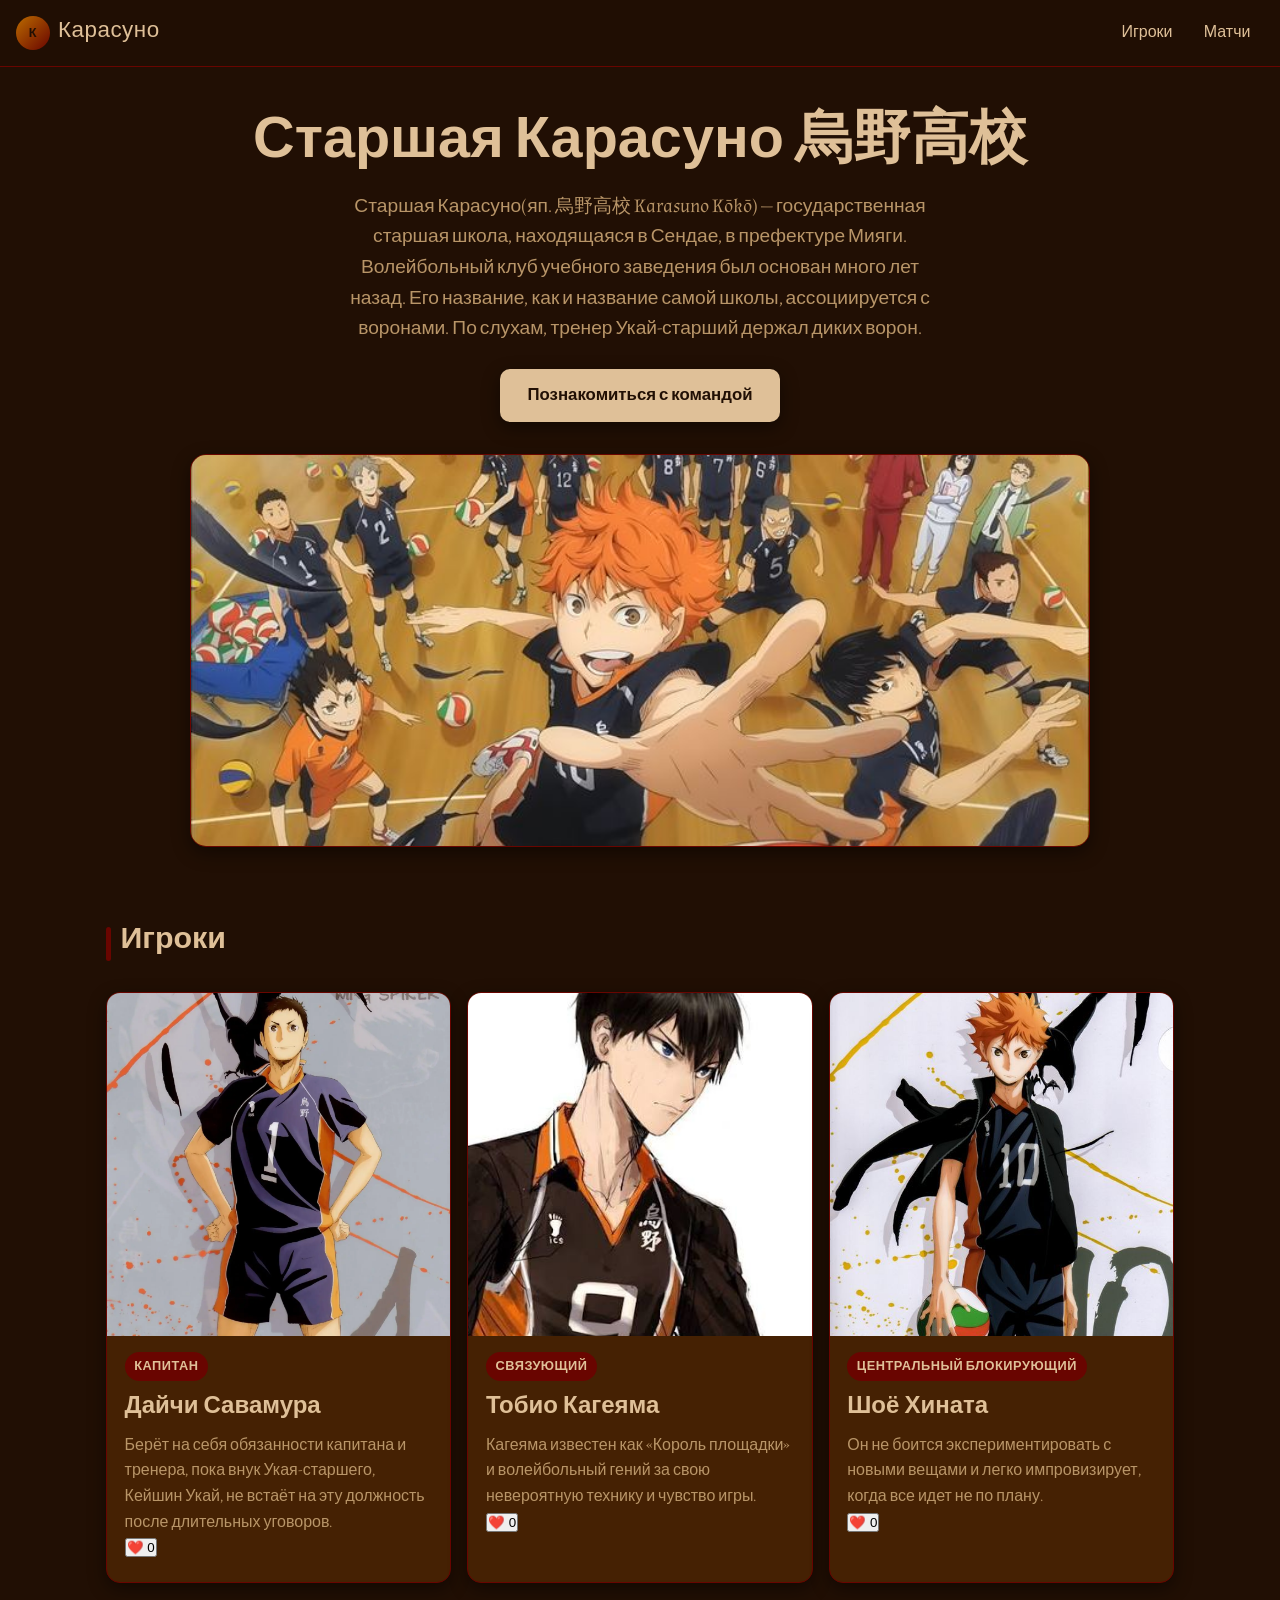
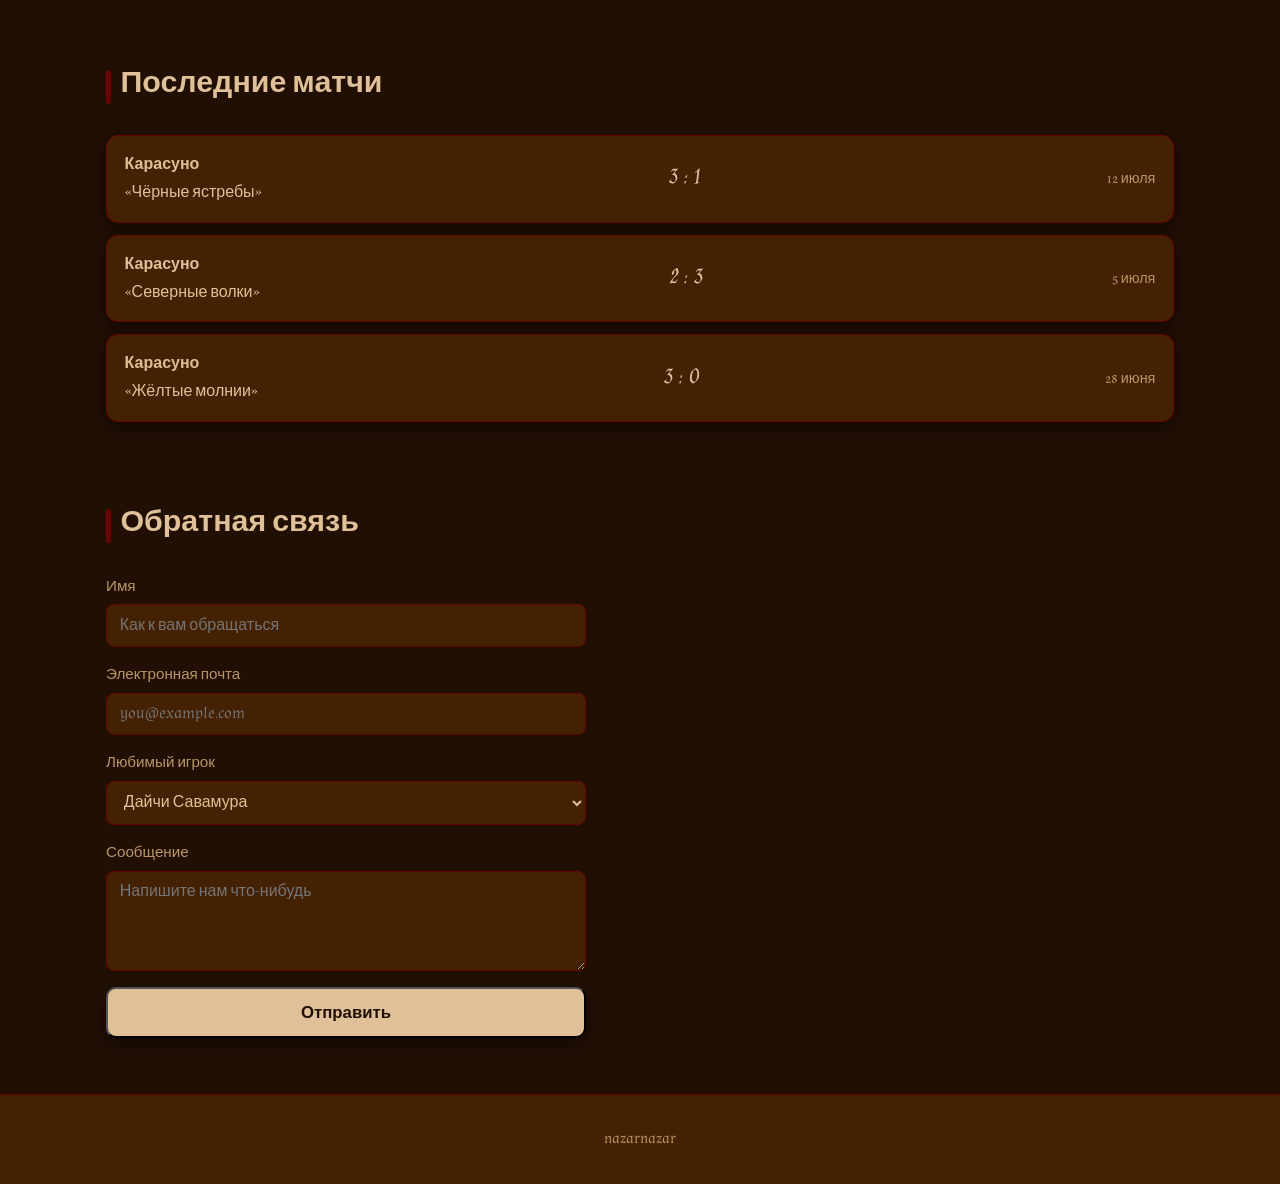
<file: index.html>
<!DOCTYPE html>
<html lang="ru">
  <head>
    <meta charset="UTF-8" />
    <meta name="viewport" content="width=device-width, initial-scale=1.0">
    <meta name="description" content="Официальная фан-страница волейбольного клуба старшей школы Карасуно: игроки, последние матчи и форма обратной связи для болельщиков." />
    <title>Команда «Карасуно» — волейбольное аниме</title>
    <link rel="preconnect" href="https://fonts.googleapis.com">
    <link rel="preconnect" href="https://fonts.gstatic.com" crossorigin>
    <link
      href="https://fonts.googleapis.com/css2?family=Almendra:ital,wght@0,400;0,700;1,400&family=Jim+Nightshade&display=swap"
      rel="stylesheet"
    />
    <style>
      :root {
        --bg: #210f04;
        --surface: #452103;
        --surface-alt: #690500;
        --primary: #bb6b00;
        --primary-dark: #934b00;
        --accent: #690500;
        --text: #dfc098;
        --muted: #b89568;
        --border: #690500;
        --shadow: 0 6px 18px rgba(0, 0, 0, 0.45);
        --font-title: "Jim Nightshade", Arial, sans-serif;
        --font-body: "Almendra", Arial, sans-serif;
      }

      * {
        box-sizing: border-box;
        margin: 0;
        padding: 0;
      }

      body {
        font-family: var(--font-body);
        color: var(--text);
        background-color: var(--bg);
        line-height: 1.6;
      }

      img {
        max-width: 100%;
        display: block;
      }

      a {
        text-decoration: none;
        color: inherit;
      }

      .container {
        width: 100%;
        max-width: 1100px;
        margin: 0 auto;
        padding: 0 1rem;
      }

      /* Шапка */
      .header {
        position: sticky;
        top: 0;
        z-index: 10;
        background-color: rgba(33, 15, 4, 0.92);
        backdrop-filter: blur(6px);
        border-bottom: 1px solid var(--border);
      }

      .header__inner {
        display: flex;
        align-items: center;
        justify-content: space-between;
        padding: 0.75rem 1rem;
      }

      .logo {
        display: flex;
        align-items: center;
        gap: 0.5rem;
        font-family: var(--font-title);
        font-size: 1.4rem;
        letter-spacing: 0.5px;
        color: var(--text);
      }

      .logo__mark {
        width: 34px;
        height: 34px;
        border-radius: 50%;
        background: linear-gradient(135deg, var(--primary), var(--accent));
        display: grid;
        place-items: center;
        color: var(--bg);
        font-family: var(--font-body);
        font-weight: bold;
        font-size: 0.8rem;
      }

      .nav {
        display: flex;
        gap: 0.25rem;
      }

      .nav a {
        padding: 0.5rem 0.85rem;
        border-radius: 8px;
        font-size: 1rem;
        color: var(--text);
        transition: color 0.2s, background-color 0.2s;
      }

      .nav a:hover {
        color: var(--bg);
        background-color: var(--text);
      }

      /* Hero */
      .hero {
        text-align: center;
        padding: 3rem 1rem 2rem;
      }

      .hero__title {
        font-family: var(--font-title);
        font-size: 2.6rem;
        line-height: 1.1;
        margin-bottom: 0.85rem;
        color: var(--text);
      }

      .hero__title span {
        color: var(--text);
      }

      .hero__subtitle {
        color: var(--muted);
        font-size: 1.1rem;
        max-width: 580px;
        margin: 0 auto 1.5rem;
      }

      .btn {
        display: inline-block;
        padding: 0.8rem 1.7rem;
        border-radius: 10px;
        font-family: var(--font-body);
        font-weight: bold;
        font-size: 1.05rem;
        background-color: var(--text);
        color: var(--bg);
        box-shadow: var(--shadow);
        transition: transform 0.15s, background-color 0.2s;
      }

      .btn:hover {
        background-color: var(--primary-dark);
        transform: translateY(-2px);
      }

      .hero__image {
        margin: 2rem auto 0;
        max-width: 900px;
        border-radius: 16px;
        overflow: hidden;
        box-shadow: var(--shadow);
        aspect-ratio: 16 / 7;
        background-color: var(--surface);
        border: 1px solid var(--border);
      }

      .hero__image img {
        width: 100%;
        height: 100%;
        object-fit: cover;
      }

      /* Секции */
      .section {
        padding: 2.5rem 0;
      }

      .section__title {
        font-family: var(--font-title);
        font-size: 1.9rem;
        margin-bottom: 1.5rem;
        color: var(--text);
        position: relative;
        padding-left: 0.9rem;
      }

      .section__title::before {
        content: "";
        position: absolute;
        left: 0;
        top: 50%;
        transform: translateY(-50%);
        width: 5px;
        height: 70%;
        border-radius: 3px;
        background-color: var(--accent);
      }

      /* Карточки игроков */
      .players {
        display: grid;
        gap: 1rem;
        grid-template-columns: 1fr;
      }

      .card {
        background-color: var(--surface);
        border: 1px solid var(--border);
        border-radius: 14px;
        overflow: hidden;
        box-shadow: var(--shadow);
        transition: transform 0.2s, border-color 0.2s;
      }

      .card:hover {
        transform: translateY(-4px);
        border-color: var(--text);
      }

      .card__photo {
        aspect-ratio: 1 / 1;
        background-color: var(--bg);
      }

      .card__photo img {
        width: 100%;
        height: 100%;
        object-fit: cover;
      }

      .card__body {
        padding: 1rem 1.1rem 1.3rem;
      }

      .card__position {
        display: inline-block;
        font-size: 0.8rem;
        font-weight: bold;
        text-transform: uppercase;
        letter-spacing: 0.5px;
        color: var(--text);
        background-color: var(--accent);
        padding: 0.25rem 0.6rem;
        border-radius: 20px;
        margin-bottom: 0.5rem;
      }

      .card__name {
        font-family: var(--font-title);
        font-size: 1.5rem;
        margin-bottom: 0.35rem;
        color: var(--text);
      }

      .card__desc {
        color: var(--muted);
        font-size: 1rem;
      }

      /* Матчи */
      .matches {
        display: flex;
        flex-direction: column;
        gap: 0.75rem;
      }

      .match {
        display: flex;
        align-items: center;
        justify-content: space-between;
        gap: 1rem;
        padding: 1rem 1.1rem;
        background-color: var(--surface);
        border: 1px solid var(--border);
        border-radius: 12px;
        box-shadow: var(--shadow);
        transition: border-color 0.2s;
      }

      .match:hover {
        border-color: var(--text);
      }

      .match__teams {
        display: flex;
        flex-direction: column;
        gap: 0.15rem;
        font-size: 1rem;
      }

      .match__teams span:first-child {
        font-weight: bold;
        color: var(--text);
      }

      .match__score {
        font-family: var(--font-title);
        font-size: 1.6rem;
        color: var(--text);
        white-space: nowrap;
      }

      .match__date {
        font-size: 0.9rem;
        color: var(--muted);
        white-space: nowrap;
      }

      /* Подвал */
      .footer {
        margin-top: 1rem;
        padding: 2rem 1rem;
        text-align: center;
        color: var(--muted);
        font-size: 0.95rem;
        border-top: 1px solid var(--border);
        background-color: var(--surface);
      }

      /* Форма обратной связи */
      .feedback-form {
        display: flex;
        flex-direction: column;
        gap: 1rem;
        max-width: 480px;
      }

      .form-row {
        display: flex;
        flex-direction: column;
        gap: 0.35rem;
      }

      .form-row label {
        font-size: 0.95rem;
        color: var(--muted);
      }

      .form-row input,
      .form-row select,
      .form-row textarea {
        font-family: var(--font-body);
        font-size: 1rem;
        color: var(--text);
        background-color: var(--surface);
        border: 1px solid var(--border);
        border-radius: 8px;
        padding: 0.6rem 0.8rem;
      }

      .form-row textarea {
        min-height: 100px;
        resize: vertical;
      }

      /* Адаптив */
      @media (min-width: 600px) {
        .hero__title {
          font-size: 3.6rem;
        }
        .hero__subtitle {
          font-size: 1.2rem;
        }
        .players {
          grid-template-columns: repeat(3, 1fr);
        }
        .match {
          flex-direction: row;
        }
      }
    </style>
  </head>
  <body>
    <header class="header">
      <div class="header__inner">
        <div class="logo">
          <span class="logo__mark">К</span>
          <span>Карасуно</span>
        </div>
        <nav class="nav">
          <a href="#players">Игроки</a>
          <a href="#matches">Матчи</a>
        </nav>
      </div>
    </header>

    <main>
      <section class="hero">
        <div class="container">
          <h1 class="hero__title">Старшая Карасуно <span>烏野高校</span></h1>
          <p class="hero__subtitle">
            Старшая Карасуно(яп. 烏野高校 Karasuno Kōkō) — государственная старшая школа, находящаяся в Сендае, в префектуре Мияги. Волейбольный клуб учебного заведения был основан много лет назад. Его название, как и название самой школы, ассоциируется с воронами. По слухам, тренер Укай-старший держал диких ворон.
          </p>
          <a href="#players" class="btn">Познакомиться с командой</a>
          <div class="hero__image">
            <img src="karasuno.jpeg" width="900" height="300" alt="Команда в полном составе на площадке" loading="lazy"/>
          </div>
        </div>
      </section>

      <section id="players" class="section">
        <div class="container">
          <h2 class="section__title">Игроки</h2>
          <div class="players">
            <article class="card">
              <div class="card__photo">
                <img src="daichi.webp" alt="Фото Дайчи Савамура" loading="lazy"/>
              </div>
              <div class="card__body">
                <span class="card__position">Капитан</span>
                <h3 class="card__name">Дайчи Савамура</h3>
                <p class="card__desc">
                  Берёт на себя обязанности капитана и тренера, пока внук Укая-старшего, Кейшин Укай, не встаёт на эту должность после длительных уговоров.
                </p>
              </div>
            </article>

            <article class="card">
              <div class="card__photo">
                <img src="kageyama.jpeg" alt="Фото Тобио Кагеяма" loading="lazy"/>
              </div>
              <div class="card__body">
                <span class="card__position">Связующий</span>
                <h3 class="card__name">Тобио Кагеяма</h3>
                <p class="card__desc">
                  Кагеяма известен как «Король площадки» и волейбольный гений за свою невероятную технику и чувство игры. 
                </p>
              </div>
            </article>

            <article class="card">
              <div class="card__photo">
                <img src="hinata.jpg" alt="Фото Шоё Хината" loading="lazy"/>
              </div>
              <div class="card__body">
                <span class="card__position">Центральный блокирующий</span>
                <h3 class="card__name">Шоё Хината</h3>
                <p class="card__desc">
                  Он не боится экспериментировать с новыми вещами и легко импровизирует, когда все идет не по плану. 
                </p>
              </div>
            </article>
          </div>
        </div>
      </section>

      <section id="matches" class="section">
        <div class="container">
          <h2 class="section__title">Последние матчи</h2>
          <div class="matches">
            <div class="match">
              <div class="match__teams">
                <span>Карасуно</span>
                <span>«Чёрные ястребы»</span>
              </div>
              <div class="match__score">3 : 1</div>
              <div class="match__date">12 июля</div>
            </div>
            <div class="match">
              <div class="match__teams">
                <span>Карасуно</span>
                <span>«Северные волки»</span>
              </div>
              <div class="match__score">2 : 3</div>
              <div class="match__date">5 июля</div>
            </div>
            <div class="match">
              <div class="match__teams">
                <span>Карасуно</span>
                <span>«Жёлтые молнии»</span>
              </div>
              <div class="match__score">3 : 0</div>
              <div class="match__date">28 июня</div>
            </div>
          </div>
        </div>
      </section>
      <section id="feedback" class="section">
        <div class="container">
          <h2 class="section__title">Обратная связь</h2>
          <form class="feedback-form" novalidate>
            <div class="form-row">
              <label for="fb-name">Имя</label>
              <input id="fb-name" name="name" type="text" required placeholder="Как к вам обращаться" />
            </div>
            <div class="form-row">
              <label for="fb-email">Электронная почта</label>
              <input id="fb-email" name="email" type="email" required placeholder="you@example.com" />
            </div>
            <div class="form-row">
              <label for="fb-team">Любимый игрок</label>
              <select id="fb-team" name="favorite_player">
                <option value="daichi">Дайчи Савамура</option>
                <option value="kageyama">Тобио Кагеяма</option>
                <option value="hinata">Шоё Хината</option>
              </select>
            </div>
            <div class="form-row">
              <label for="fb-message">Сообщение</label>
              <textarea id="fb-message" name="message" required placeholder="Напишите нам что-нибудь"></textarea>
            </div>
            <button type="submit" class="btn">Отправить</button>
          </form>
        </div>
      </section>
    </main>

    <footer class="footer">
      <div class="container">
        nazarnazar
      </div>
    </footer>
  <!-- Осы жолды </body> тегінің алдына қос -->
    <script src="script.js"></script>
  </body>
</html>
</file>
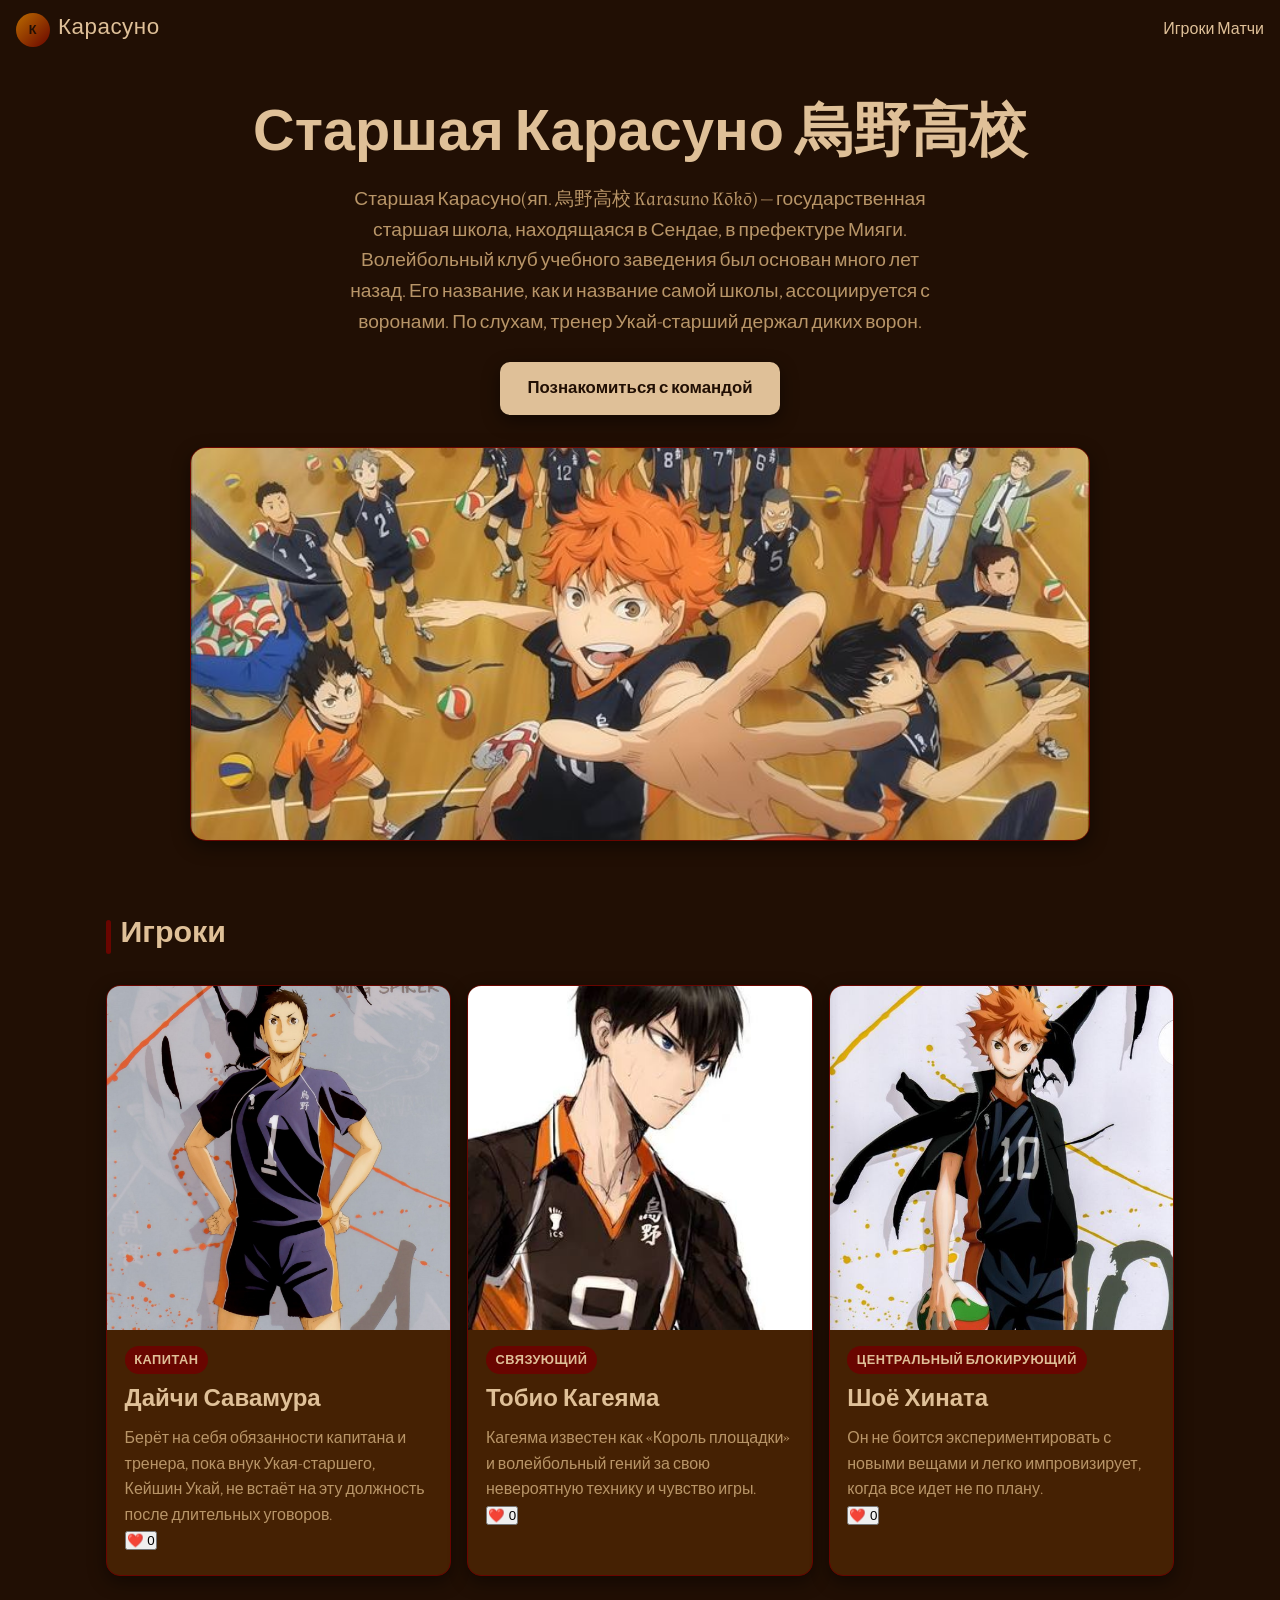
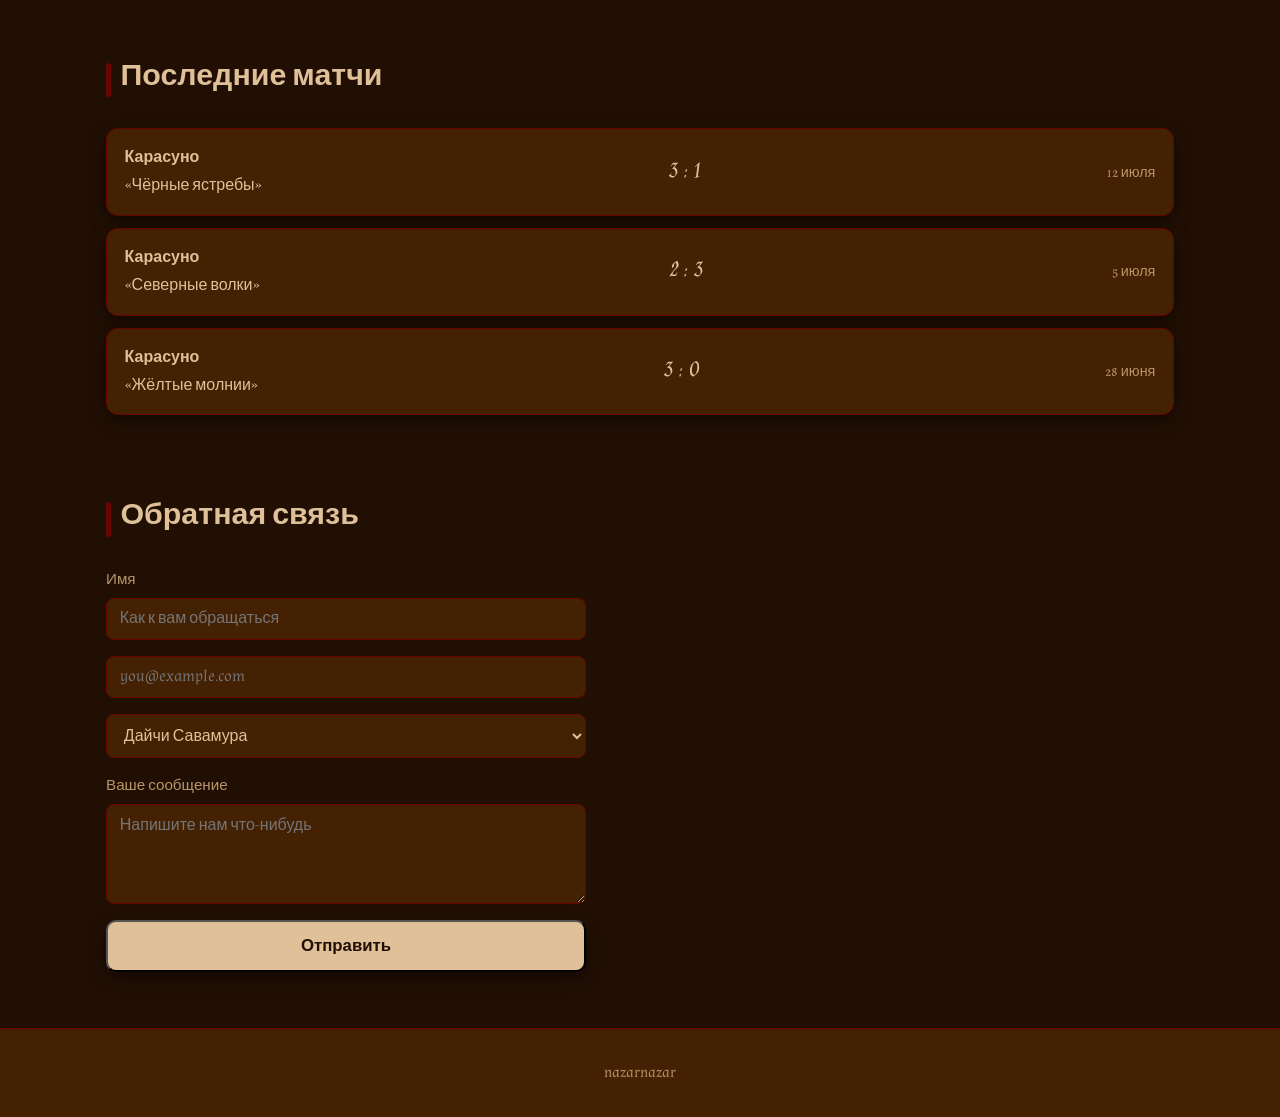
<file: index2.html>
<!DOCTYPE html>
<html lang="ru">
  <head>
    <meta charset="UTF-8" />
    <meta name="viewport" content="width=device-width, initial-scale=1.0" />
    <meta name="description" content="Сайт о команде Карасуно из аниме 'Haikyuu!!'. Здесь вы найдете информацию о игроках, последних матчах и сможете оставить обратную связь." />
    <title>Команда «Карасуно» — волейбольное аниме</title>
    <link rel="preconnect" href="https://fonts.googleapis.com" />
    <link rel="preconnect" href="https://fonts.gstatic.com" crossorigin />
    <link
      href="https://fonts.googleapis.com/css2?family=Almendra:ital,wght@0,400;0,700;1,400&family=Jim+Nightshade&display=swap"
      rel="stylesheet"
    />
    <style>
      :root {
        --bg: #210f04;
        --surface: #452103;
        --surface-alt: #690500;
        --primary: #bb6b00;
        --primary-dark: #934b00;
        --accent: #690500;
        --text: #dfc098;
        --muted: #b89568;
        --border: #690500;
        --shadow: 0 6px 18px rgba(0, 0, 0, 0.45);
        --font-title: "Jim Nightshade", Arial, sans-serif;
        --font-body: "Almendra", Arial, sans-serif;
      }

      * {
        box-sizing: border-box;
        margin: 0;
        padding: 0;
      }

      body {
        font-family: var(--font-body);
        color: var(--text);
        background-color: var(--bg);
        line-height: 1.6;
      }

      img {
        max-width: 100%;
        display: block;
      }

      a {
        text-decoration: none;
        color: inherit;
      }

      .container {
        width: 100%;
        max-width: 1100px;
        margin: 0 auto;
        padding: 0 1rem;
      }

      /* Шапка */
      .header {
        position: sticky;
        top: 0;
        z-index: 10;
        background-color: rgba(33, 15, 4, 0.92);
        backdrop-filter: blur(6px);
        border-bottom: 1px solid var(--border);
      }

      .header__inner {
        display: flex;
        align-items: center;
        justify-content: space-between;
        padding: 0.75rem 1rem;
      }

      .logo {
        display: flex;
        align-items: center;
        gap: 0.5rem;
        font-family: var(--font-title);
        font-size: 1.4rem;
        letter-spacing: 0.5px;
        color: var(--text);
      }

      .logo__mark {
        width: 34px;
        height: 34px;
        border-radius: 50%;
        background: linear-gradient(135deg, var(--primary), var(--accent));
        display: grid;
        place-items: center;
        color: var(--bg);
        font-family: var(--font-body);
        font-weight: bold;
        font-size: 0.8rem;
      }

      .nav {
        display: flex;
        gap: 0.25rem;
      }

      .nav a {
        padding: 0.5rem 0.85rem;
        border-radius: 8px;
        font-size: 1rem;
        color: var(--text);
        transition: color 0.2s, background-color 0.2s;
      }

      .nav a:hover {
        color: var(--bg);
        background-color: var(--text);
      }

      /* Hero */
      .hero {
        text-align: center;
        padding: 3rem 1rem 2rem;
      }

      .hero__title {
        font-family: var(--font-title);
        font-size: 2.6rem;
        line-height: 1.1;
        margin-bottom: 0.85rem;
        color: var(--text);
      }

      .hero__title span {
        color: var(--text);
      }

      .hero__subtitle {
        color: var(--muted);
        font-size: 1.1rem;
        max-width: 580px;
        margin: 0 auto 1.5rem;
      }

      .btn {
        display: inline-block;
        padding: 0.8rem 1.7rem;
        border-radius: 10px;
        font-family: var(--font-body);
        font-weight: bold;
        font-size: 1.05rem;
        background-color: var(--text);
        color: var(--bg);
        box-shadow: var(--shadow);
        transition: transform 0.15s, background-color 0.2s;
      }

      .btn:hover {
        background-color: var(--primary-dark);
        transform: translateY(-2px);
      }

      .hero__image {
        margin: 2rem auto 0;
        max-width: 900px;
        border-radius: 16px;
        overflow: hidden;
        box-shadow: var(--shadow);
        aspect-ratio: 16 / 7;
        background-color: var(--surface);
        border: 1px solid var(--border);
      }

      .hero__image img {
        width: 100%;
        height: 100%;
        object-fit: cover;
      }

      /* Секции */
      .section {
        padding: 2.5rem 0;
      }

      .section__title {
        font-family: var(--font-title);
        font-size: 1.9rem;
        margin-bottom: 1.5rem;
        color: var(--text);
        position: relative;
        padding-left: 0.9rem;
      }

      .section__title::before {
        content: "";
        position: absolute;
        left: 0;
        top: 50%;
        transform: translateY(-50%);
        width: 5px;
        height: 70%;
        border-radius: 3px;
        background-color: var(--accent);
      }

      /* Карточки игроков */
      .players {
        display: grid;
        gap: 1rem;
        grid-template-columns: 1fr;
      }

      .card {
        background-color: var(--surface);
        border: 1px solid var(--border);
        border-radius: 14px;
        overflow: hidden;
        box-shadow: var(--shadow);
        transition: transform 0.2s, border-color 0.2s;
      }

      .card:hover {
        transform: translateY(-4px);
        border-color: var(--text);
      }

      .card__photo {
        aspect-ratio: 1 / 1;
        background-color: var(--bg);
      }

      .card__photo img {
        width: 100%;
        height: 100%;
        object-fit: cover;
      }

      .card__body {
        padding: 1rem 1.1rem 1.3rem;
      }

      .card__position {
        display: inline-block;
        font-size: 0.8rem;
        font-weight: bold;
        text-transform: uppercase;
        letter-spacing: 0.5px;
        color: var(--text);
        background-color: var(--accent);
        padding: 0.25rem 0.6rem;
        border-radius: 20px;
        margin-bottom: 0.5rem;
      }

      .card__name {
        font-family: var(--font-title);
        font-size: 1.5rem;
        margin-bottom: 0.35rem;
        color: var(--text);
      }

      .card__desc {
        color: var(--muted);
        font-size: 1rem;
      }

      /* Матчи */
      .matches {
        display: flex;
        flex-direction: column;
        gap: 0.75rem;
      }

      .match {
        display: flex;
        align-items: center;
        justify-content: space-between;
        gap: 1rem;
        padding: 1rem 1.1rem;
        background-color: var(--surface);
        border: 1px solid var(--border);
        border-radius: 12px;
        box-shadow: var(--shadow);
        transition: border-color 0.2s;
      }

      .match:hover {
        border-color: var(--text);
      }

      .match__teams {
        display: flex;
        flex-direction: column;
        gap: 0.15rem;
        font-size: 1rem;
      }

      .match__teams span:first-child {
        font-weight: bold;
        color: var(--text);
      }

      .match__score {
        font-family: var(--font-title);
        font-size: 1.6rem;
        color: var(--text);
        white-space: nowrap;
      }

      .match__date {
        font-size: 0.9rem;
        color: var(--muted);
        white-space: nowrap;
      }

      /* Подвал */
      .footer {
        margin-top: 1rem;
        padding: 2rem 1rem;
        text-align: center;
        color: var(--muted);
        font-size: 0.95rem;
        border-top: 1px solid var(--border);
        background-color: var(--surface);
      }

      /* Форма обратной связи */
      .feedback-form {
        display: flex;
        flex-direction: column;
        gap: 1rem;
        max-width: 480px;
      }

      .form-row {
        display: flex;
        flex-direction: column;
        gap: 0.35rem;
      }

      .form-row label {
        font-size: 0.95rem;
        color: var(--muted);
      }

      .form-row input,
      .form-row select,
      .form-row textarea {
        font-family: var(--font-body);
        font-size: 1rem;
        color: var(--text);
        background-color: var(--surface);
        border: 1px solid var(--border);
        border-radius: 8px;
        padding: 0.6rem 0.8rem;
      }

      .form-row textarea {
        min-height: 100px;
        resize: vertical;
      }

      /* Адаптив */
      @media (min-width: 600px) {
        .hero__title {
          font-size: 3.6rem;
        }
        .hero__subtitle {
          font-size: 1.2rem;
        }
        .players {
          grid-template-columns: repeat(3, 1fr);
        }
        .match {
          flex-direction: row;
        }
      }
    </style>
  </head>
  <body>
    <header>
      <div class="header__inner">
        <div class="logo">
          <span class="logo__mark">К</span>
          <span>Карасуно</span>
        </div>
        <nav>
          <a href="#players">Игроки</a>
          <a href="#matches">Матчи</a>
        </nav>
      </div>
    </header>

    <main>
      <div class="hero">
        <div class="container">
          <h1 class="hero__title">Старшая Карасуно <span>烏野高校</span></h1>
          <p class="hero__subtitle">
            Старшая Карасуно(яп. 烏野高校 Karasuno Kōkō) — государственная старшая школа, находящаяся в Сендае, в префектуре Мияги. Волейбольный клуб учебного заведения был основан много лет назад. Его название, как и название самой школы, ассоциируется с воронами. По слухам, тренер Укай-старший держал диких ворон.
          </p>
          <a href="#players" class="btn">Познакомиться с командой</a>
          <div class="hero__image">
            <img src="karasuno.jpeg" alt="Команда в полном составе на площадке" />
          </div>
        </div>
      </div>

      <section id="players" class="section">
        <div class="container">
          <h2 class="section__title">Игроки</h2>
          <div class="players">
            <article class="card">
              <div class="card__photo">
                <img src="daichi.jpg" alt="Фото Дайчи Савамура" />
              </div>
              <div class="card__body">
                <span class="card__position">Капитан</span>
                <h3 class="card__name">Дайчи Савамура</h3>
                <p class="card__desc">
                  Берёт на себя обязанности капитана и тренера, пока внук Укая-старшего, Кейшин Укай, не встаёт на эту должность после длительных уговоров.
                </p>
              </div>
            </article>

            <article class="card">
              <div class="card__photo">
                <img src="kageyama.jpeg" alt="Фото Тобио Кагеяма" />
              </div>
              <div class="card__body">
                <span class="card__position">Связующий</span>
                <h3 class="card__name">Тобио Кагеяма</h3>
                <p class="card__desc">
                  Кагеяма известен как «Король площадки» и волейбольный гений за свою невероятную технику и чувство игры. 
                </p>
              </div>
            </article>

            <article class="card">
              <div class="card__photo">
                <img src="hinata.jpg" alt="Фото Шоё Хината" />
              </div>
              <div class="card__body">
                <span class="card__position">Центральный блокирующий</span>
                <h3 class="card__name">Шоё Хината</h3>
                <p class="card__desc">
                  Он не боится экспериментировать с новыми вещами и легко импровизирует, когда все идет не по плану. 
                </p>
              </div>
            </article>
          </div>
        </div>
      </section>

      <section id="matches" class="section">
        <div class="container">
          <h2 class="section__title">Последние матчи</h2>
          <div class="matches">
            <div class="match">
              <div class="match__teams">
                <span>Карасуно</span>
                <span>«Чёрные ястребы»</span>
              </div>
              <div class="match__score">3 : 1</div>
              <div class="match__date">12 июля</div>
            </div>
            <div class="match">
              <div class="match__teams">
                <span>Карасуно</span>
                <span>«Северные волки»</span>
              </div>
              <div class="match__score">2 : 3</div>
              <div class="match__date">5 июля</div>
            </div>
            <div class="match">
              <div class="match__teams">
                <span>Карасуно</span>
                <span>«Жёлтые молнии»</span>
              </div>
              <div class="match__score">3 : 0</div>
              <div class="match__date">28 июня</div>
            </div>
          </div>
        </div>
      </section>
      <section id="feedback" class="section">
        <div class="container">
          <h2 class="section__title">Обратная связь</h2>
          <!-- ЖИ жіберген нұсқа: 5 классикалық қате -->
          <form class="feedback-form" novalidate>
            <div class="form-row">
              <!-- 1 кате -->
              <label for="name">Имя</label>
              <input id="fb-name" type="text" placeholder="Как к вам обращаться" />
            </div>
            <div class="form-row">
              <!-- Қате 3: type="email" емес, type="text" -->
              <!-- Қате 4: name атрибуты жоқ -->
              <input id="fb-email" type="email" name="email" required placeholder="you@example.com" />
            </div>
            <div class="form-row">
              <select id="fb-team">
                <option value="daichi">Дайчи Савамура</option>
                <option value="kageyama">Тобио Кагеяма</option>
                <option value="hinata">Шоё Хината</option>
              </select>
            </div>
            <div class="form-row">
              <!-- Қате 2: required жоқ -->
              <!-- Қате 5: label орнына тек placeholder -->
               <label for="message">Ваше сообщение</label>
              <textarea id="fb-message" required placeholder="Напишите нам что-нибудь"></textarea>
            </div>
            <button type="submit" class="btn">Отправить</button>
          </form>
        </div>
      </section>
    </main>

    <footer class="footer">
      <div class="container">
        nazarnazar
      </div>
    </footer>
  <!-- Осы жолды </body> тегінің алдына қос -->
    <script src="script.js"></script>
  </body>
</html>
</file>
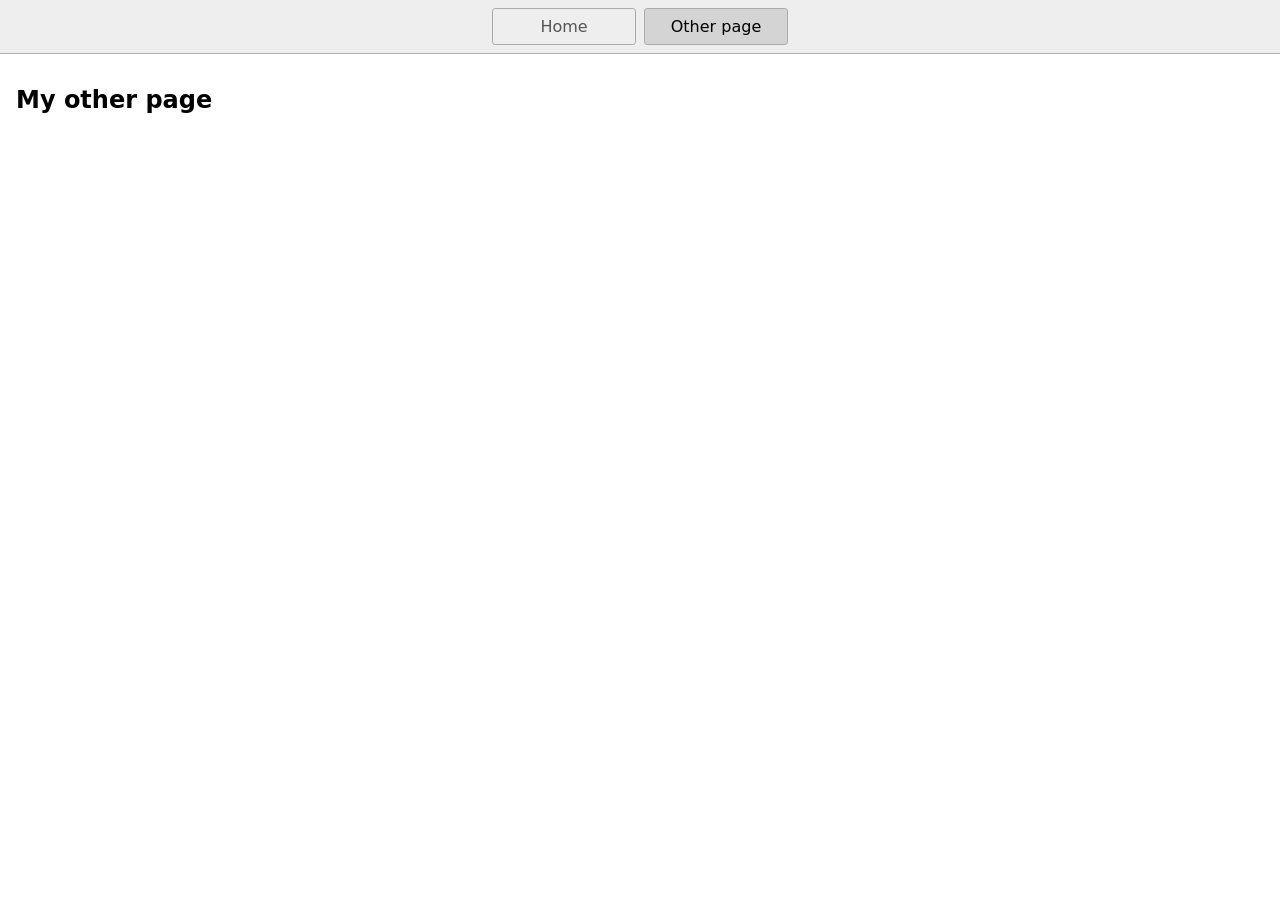
<file: page2.html>
<!DOCTYPE html>
<html lang="en">
  <head>
    <title>Other page</title>
    <meta charset="UTF-8" />
    <meta name="viewport" content="width=device-width" />
    <link rel="stylesheet" href="styles.css" />
    <script type="module" src="script.js"></script>
  </head>
  <body>
    <nav>
      <a href="/">Home</a>
      <a href="/page2.html" aria-current="page">Other page</a>
    </nav>
    <main>
      <h1>My other page</h1>
    </main>
  </body>
</html>
</file>
<file: styles.css>
* {
  box-sizing: border-box;
}

body {
  margin: 0;
  font-family: system-ui, sans-serif;
  color: black;
  background-color: white;
}

nav {
  display: flex;
  flex-wrap: wrap;
  align-items: center;
  justify-content: center;
  padding: 0.5rem;
  gap: 0.5rem;
  border-bottom: solid 1px #aaa;
  background-color: #eee;
}

nav a {
  display: inline-block;
  min-width: 9rem;
  padding: 0.5rem;
  border-radius: 0.2rem;
  border: solid 1px #aaa;
  text-align: center;
  text-decoration: none;
  color: #555;
}

nav a[aria-current='page'] {
  color: #000;
  background-color: #d4d4d4;
}

main {
  padding: 1rem;
}

h1 {
  font-weight: bold;
  font-size: 1.5rem;
}

/* Лайк батырмасының стилі */
      .like-btn {
        margin-top: 1rem;
        background: transparent;
        border: 1px solid var(--accent);
        color: var(--text);
        padding: 0.4rem 0.8rem;
        border-radius: 20px;
        cursor: pointer;
        font-family: inherit;
        font-size: 0.9rem;
        transition: transform 0.2s, background-color 0.2s;
        display: inline-flex;
        align-items: center;
        gap: 0.4rem;
      }

      .like-btn:hover {
        background-color: var(--accent);
      }

      .like-btn.liked {
        transform: scale(1.2);
      }
</file>
